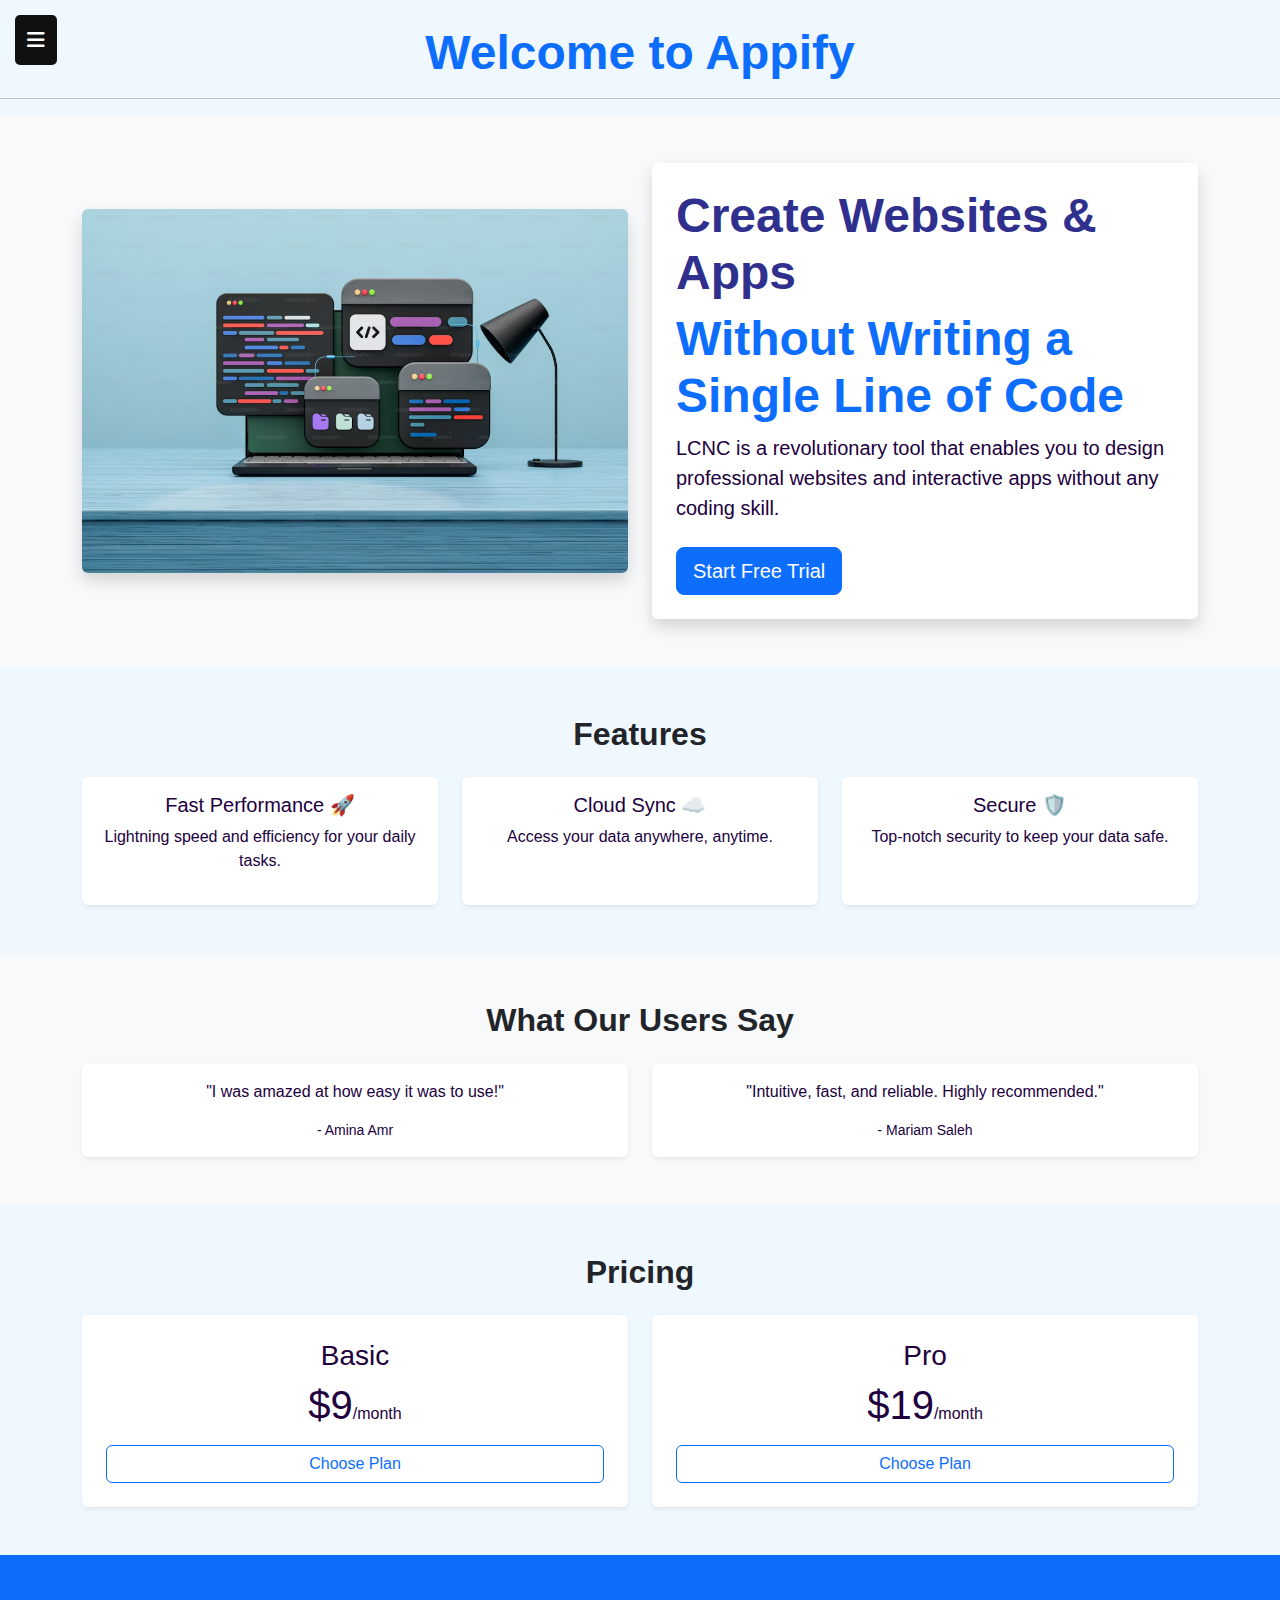
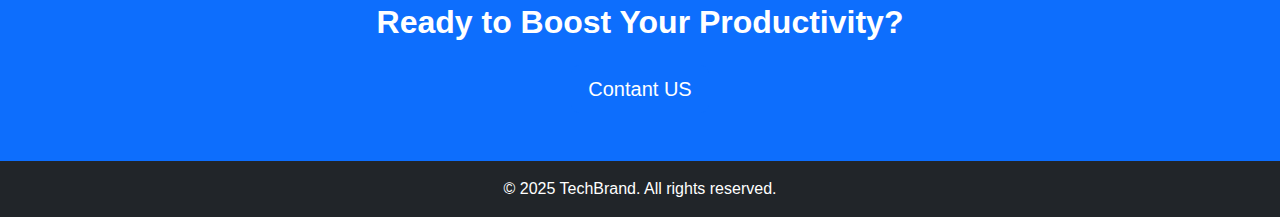
<file: index.html>
<!DOCTYPE html>
<html lang="en">
<head>
    <meta charset="UTF-8">
    <meta name="viewport" content="width=device-width, initial-scale=1.0">
    <title>Tech Product with Sidebar & contact form task 5,1,2 </title>
    <link href="https://cdn.jsdelivr.net/npm/bootstrap@5.3.2/dist/css/bootstrap.min.css" rel="stylesheet">
    <link rel="stylesheet" href="https://cdnjs.cloudflare.com/ajax/libs/font-awesome/6.5.0/css/all.min.css">
    <link rel="stylesheet" href="style.css">
</head>
<body>

    <!-- Toggle Button & sidebar -->
    <button class="toggle-btn" id="toggle-btn"><i class="fas fa-bars"></i></button>

    <div class="sidebar" id="sidebar">
        <div class="logo text-center py-3">
            <h2> <\> Appify </h2>
        </div>
        <ul class="list-unstyled">
            <li><a href="#features"><i class="fas fa-star"></i> Features </a></li>
            <li><a href="#testimonials"><i class="fas fa-comment"></i> Testimonials</a></li>
            <li><a href="#pricing"><i class="fas fa-tags"></i> Pricing</a></li>
            <li><a href="#cta"><i class="fas fa-bolt"></i> Get Started</a></li>
        </ul>
        <div class="text-center mt-4">
            <button id="theme-toggle" class="btn btn-outline-light">🌙 Dark Mode</button>
        </div>
    </div>

    <!-- Main Content -->
    <div class="content">

         <h1 class="display-5 fw-bold  text-center text-primary mt-4"> Welcome to Appify </h1>
         <hr>

        <section class="bg-light py-5">
        <div class="container">
        <div class="row align-items-center">
            
            <div class="col-md-6 mb-4 mb-md-0">
                <img src="auther.png"  class="img-fluid rounded shadow">
            </div>
            <div class="col-md-6">
                <div class="card shadow border-0">
                    <div class="card-body text-center text-md-start p-4">
                      <h1 class="display-5 fw-bold" style="color: #2f2f8e;">Create Websites & Apps</h1>

                    
                        <h1 class="display-5 fw-bold text-primary"> Without Writing a Single Line of Code</h1>
                        <p class="lead mb-4  style="color: #0d0d4a; "> LCNC is a revolutionary tool that enables you to design professional websites and interactive apps without any coding skill.</p>
                        <a href="contact.html" class="btn btn-primary btn-lg"> Start Free Trial </a>
                    </div>
                </div>
            </div>

        </div>
    </div>
</section>
        <!-- Features -->
        <section id="features" class="py-5">
            <div class="container text-center">
                <h2 class="fw-bold mb-4">Features</h2>
                <div class="row g-4">
                    <div class="col-md-4">
                        <div class="card h-100 p-3 shadow-sm">
                            <h5> Fast Performance 🚀</h5>
                            <p>Lightning speed and efficiency for your daily tasks.</p>
                        </div>
                    </div>
                    <div class="col-md-4">
                        <div class="card h-100 p-3 shadow-sm">
                            <h5> Cloud Sync ☁️</h5>
                            <p>Access your data anywhere, anytime.</p>
                        </div>
                    </div>
                    <div class="col-md-4">
                        <div class="card h-100 p-3 shadow-sm">
                            <h5> Secure 🛡️</h5>
                            <p>Top-notch security to keep your data safe.</p>
                        </div>
                    </div>
                </div>
            </div>
        </section>

        <!-- Testimonials -->
        <section id="testimonials" class="bg-light py-5">
            <div class="container text-center">
                <h2 class="fw-bold mb-4">What Our Users Say</h2>
                <div class="row g-4">
                    <div class="col-md-6">
                        <div class="card p-3 shadow-sm">
                            <p>"I was amazed at how easy it was to use!"</p>
                            <small>- Amina Amr</small>
                        </div>
                    </div>
                    <div class="col-md-6">
                        <div class="card p-3 shadow-sm">
                            <p>"Intuitive, fast, and reliable. Highly recommended."</p>
                            <small>- Mariam Saleh</small>
                        </div>
                    </div>
                </div>
            </div>
        </section>

        <!-- Pricing -->
        <section id="pricing" class="py-5">
            <div class="container text-center">
                <h2 class="fw-bold mb-4">Pricing</h2>
                <div class="row g-4">
                    <div class="col-md-6">
                        <div class="card p-4 shadow-sm">
                            <h3>Basic</h3>
                            <p class="display-6">$9<span class="fs-6">/month</span></p>
                            <a href="contact.html" class="btn btn-outline-primary">Choose Plan</a>
                        </div>
                    </div>
                    <div class="col-md-6">
                        <div class="card p-4 shadow-sm">
                            <h3>Pro</h3>
                            <p class="display-6">$19<span class="fs-6">/month</span></p>
                            <a href="contact.html" class="btn btn-outline-primary">Choose Plan</a>
                        </div>
                    </div>
                </div>
            </div>
        </section>

        <!-- Call to Action -->
        <section id="cta" class="bg-primary text-white text-center py-5">
            <div class="container">
                <h2 class="fw-bold">Ready to Boost Your Productivity?</h2>
                <a href="contact.html" class="btn btn-primary btn-lg mt-3">
                     Contant US </a>

            </div>
        </section>

        <!-- Footer -->
        <footer class="bg-dark text-white text-center py-3">
            <p class="mb-0">&copy; 2025 TechBrand. All rights reserved.</p>
        </footer>
    </div>

    
    <script src="https://cdn.jsdelivr.net/npm/bootstrap@5.3.2/dist/js/bootstrap.bundle.min.js"></script>
    <script src="main.js"></script>
</body>
</html>
</file>
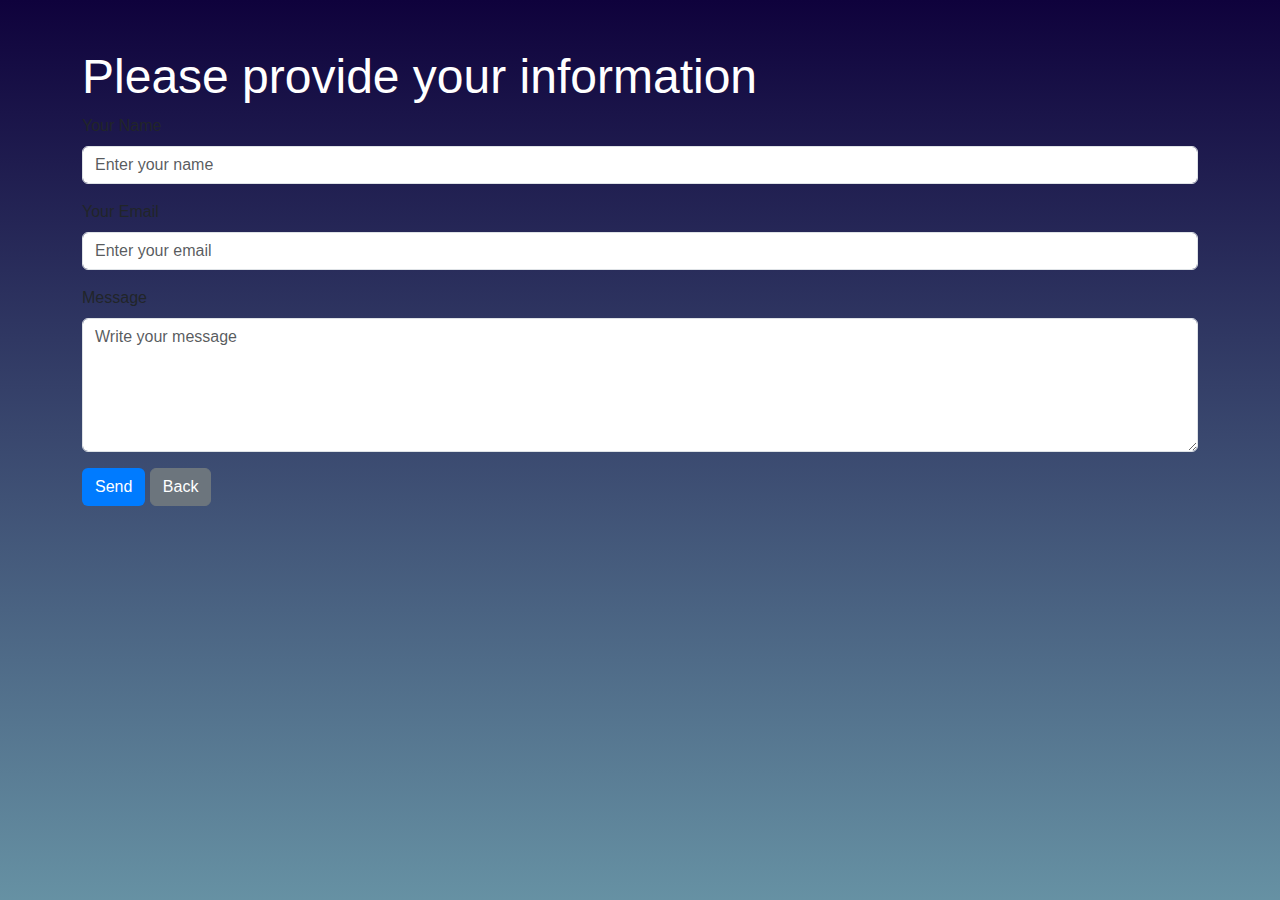
<file: contact.html>
<!DOCTYPE html>
<html lang="en">
<head>
    <meta charset="UTF-8">
    <meta name="viewport" content="width=device-width, initial-scale=1.0">
    <title>Contact Form</title>
    <link href="https://cdn.jsdelivr.net/npm/bootstrap@5.3.0/dist/css/bootstrap.min.css" rel="stylesheet">
</head>
<body class="p-5">
    
    <div class="container">
        <h4 class="display-5 "> Please provide your information </h4>
        
        <form>
            <div class="mb-3">
                <label for="name" class="form-label">Your Name</label>
                <input type="text" class="form-control" id="name" placeholder="Enter your name" required>
            </div>

            <div class="mb-3">
                <label for="email" class="form-label">Your Email</label>
                <input type="email" class="form-control" id="email" placeholder="Enter your email" required>
            </div>

            <div class="mb-3">
                <label for="message" class="form-label">Message</label>
                <textarea class="form-control" id="message" rows="5" placeholder="Write your message" required></textarea>
            </div>

          <button type="submit" class="btn" style="background-color: #007bff; color: white;">Send</button>

            <a href="index.html" class="btn btn-secondary">Back</a>
        </form>
    </div>


    <script>
    let send = document.querySelector('.btn.btn-success');
    
    send.onclick = function() {
        alert("Thanks,Your request has been received. We will contact you soon");
     };
    </script>

    <style>
    body {
        background: linear-gradient(to bottom, #0f023c, rgba(63, 117, 140, 0.795)); 
        margin: 0;
        font-family: Arial, sans-serif;
        min-height: 100vh;
    }
    .display-5{
        color: white;
    }
</style>


</body>
</html>
</file>
<file: style.css>
body {
    margin: 0;
    font-family: Arial, sans-serif;
    scroll-behavior: smooth;
    background-color: aliceblue;
    
    
}

/* Sidebar */
.sidebar {
    position: fixed;
    left: -250px;
    top: 0;
    width: 250px;
    height: 100%;
    background: #4083be;
    color: #fff;
    padding-top: 20px;
    transition: left 0.3s ease;
    z-index: 1000;
}
.sidebar.active {
    left: 0;
}
.sidebar .logo {
    font-size: 1.5em;
    background: #4083be;
}
.sidebar ul li {
    padding: 15px;
    border-bottom: 1px solid #333;
}
.sidebar ul li a {
    color: #fff;
    text-decoration: none;
    display: block;
}
.sidebar ul li a i {
    margin-right: 10px;
}

/* Toggle Button */
.toggle-btn {
    position: fixed;
    top: 15px;
    left: 15px;
    font-size: 20px;
    background: #111;
    color: #fff;
    border: none;
    padding: 10px 12px;
    cursor: pointer;
    border-radius: 5px;
    z-index: 1100;
}

/* Main Content */
.content {
    transition: margin-left 0.3s ease;
}
.sidebar.active ~ .content {
    margin-left: 250px;
}

/* Hover effect for cards */
.card {
    color: #21003e;
    border: none;
    transition: transform 0.3s ease, box-shadow 0.3s ease;
}
.card:hover {
    transform: translateY(-5px);
    box-shadow: 0 8px 20px rgba(0,0,0,0.15);
}

/* Dark mode for cards */
body.bg-dark .card {
    background-color: #222222;
    color: #fff;
}
</file>
